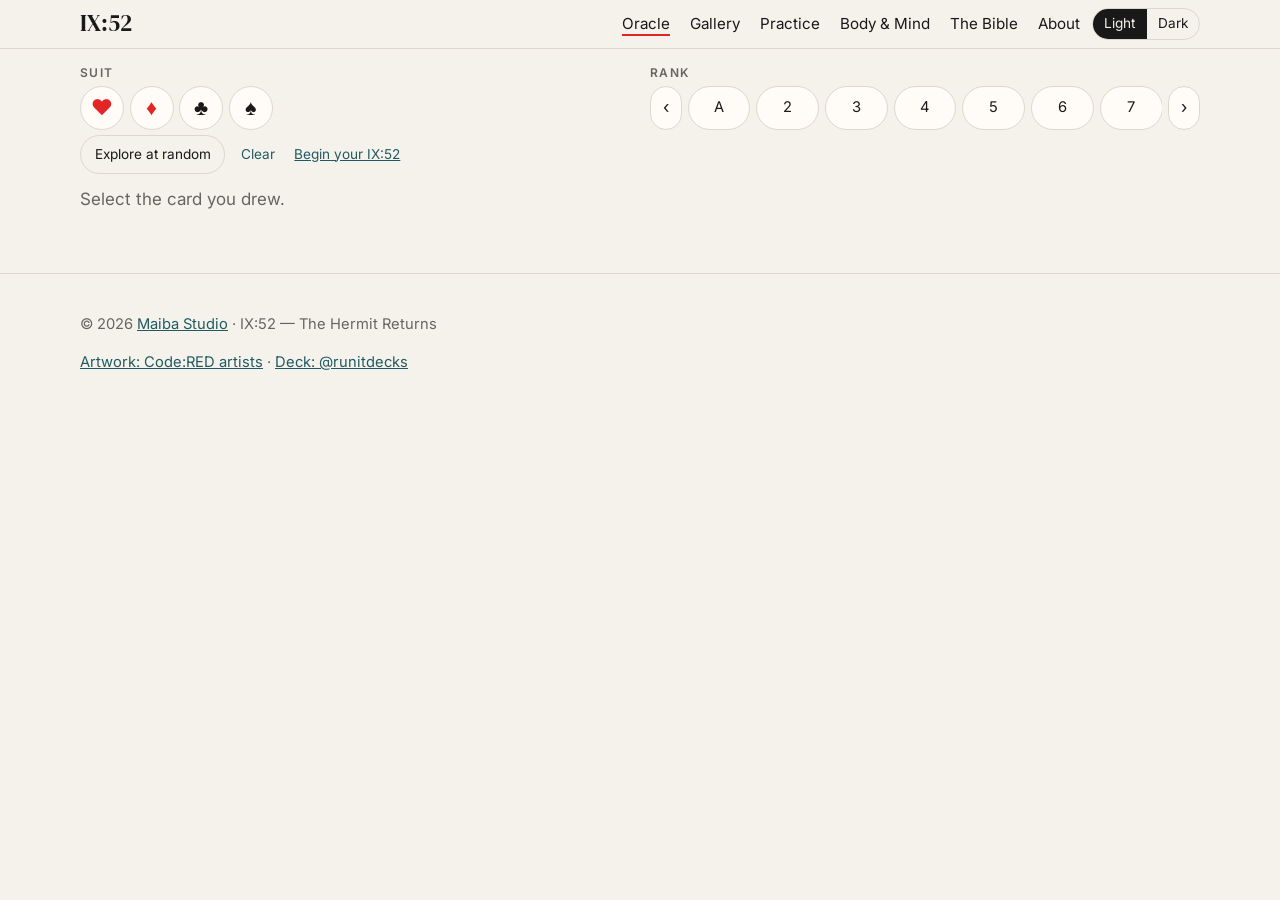
<file: index.html>
<!DOCTYPE html>
<html lang="en">
<head>
    <meta charset="UTF-8">
    <meta name="viewport" content="width=device-width, initial-scale=1.0">
    <title>IX:52 — The Hermit Returns | Maiba Studio</title>
    <meta name="description" content="Explore IX:52, a 52-day Verbesque practice of intention, sustainable motion, and creative discovery, featuring Filipino artists from RunIt Decks' Bicycle Sari-Sari Code:RED playing cards.">
    <meta property="og:title" content="IX:52 — The Hermit Returns">
    <meta property="og:description" content="A 52-day Verbesque practice of intention, sustainable motion, and creative discovery, featuring Filipino artists from RunIt Decks' Bicycle Sari-Sari Code:RED playing cards.">
    <meta property="og:type" content="website">
    <meta property="og:url" content="https://ix52.maiba.studio/">
    <meta name="theme-color" content="#F5F2EB">
    <link rel="icon" type="image/png" href="favicon.png?v=2" sizes="512x512">
    <link rel="apple-touch-icon" href="favicon.png?v=2">
    <link rel="canonical" href="https://ix52.maiba.studio/">
    <link rel="preconnect" href="https://fonts.googleapis.com">
    <link rel="preconnect" href="https://fonts.gstatic.com" crossorigin>
    <link href="https://fonts.googleapis.com/css2?family=DM+Serif+Display&family=Inter:wght@400;500;600;700&display=swap" rel="stylesheet">
    <link rel="stylesheet" href="styles.css">
</head>
<body>
    <a class="skip" href="#content">Skip to content</a>
    <div id="live" class="sr-only" aria-live="polite"></div>
    <header class="site-header">
        <div class="wrap header-inner">
            <a class="brand" href="#oracle"><strong>IX:52</strong></a>
            <nav class="nav" id="siteNav" aria-label="Primary">
                <button class="text-btn nav-close" id="navClose" type="button">Close</button>
                <a href="#oracle">Oracle</a>
                <a href="#artists">Gallery</a>
                <a href="#practice">Practice</a>
                <a href="#body">Body & Mind</a>
                <a href="#bible">The Bible</a>
                <a href="#about">About</a>
            </nav>
            <div class="header-tools">
                <div class="theme-switch" role="group" aria-label="Color mode">
                    <button type="button" id="themeLight" data-theme-choice="light" aria-pressed="true">Light</button>
                    <button type="button" id="themeDark" data-theme-choice="dark" aria-pressed="false">Dark</button>
                </div>
                <button class="nav-toggle" id="navToggle" type="button" aria-expanded="false" aria-controls="siteNav" aria-label="Menu"><span class="menu-icon" aria-hidden="true"></span></button>
            </div>
        </div>
    </header>

    <main id="content">
        <section class="view" id="view-oracle">
            <div class="wrap">
                <div class="selector">
                    <div class="selector-top">
                        <div>
                            <div class="selector-label" id="suitLabel">Suit</div>
                            <div class="choice-row" id="suitGroup" role="radiogroup" aria-labelledby="suitLabel"></div>
                        </div>
                        <div>
                            <div class="selector-label" id="rankLabel">Rank</div>
                            <div class="rank-carousel">
                                <button class="rank-nav" id="rankPrev" type="button" aria-label="Earlier ranks">‹</button>
                                <div class="rank-viewport" id="rankViewport">
                                    <div class="rank-track" id="rankGroup" role="radiogroup" aria-labelledby="rankLabel"></div>
                                </div>
                                <button class="rank-nav" id="rankNext" type="button" aria-label="Later ranks">›</button>
                            </div>
                        </div>
                    </div>
                    <div class="selector-actions">
                        <button class="ghost" id="randomBtn" type="button">Explore at random</button>
                        <button class="text-btn" id="clearBtn" type="button">Clear</button>
                        <a class="text-btn" href="#practice">Begin your IX:52</a>
                    </div>
                </div>
                <p id="welcome" class="hint">Select the card you drew.</p>
                <div id="invalid" class="panel" hidden>
                    <h2>That card link does not match the deck.</h2>
                    <p>Use a suit and a rank, for example <code>?card=hearts_7</code>.</p>
                </div>
                <div id="oracleMount"></div>
            </div>
        </section>

        <section class="view" id="view-artists" hidden>
            <div class="wrap">
                <p class="kicker">The deck</p>
                <h1>55 artists</h1>
                <p class="lede">55 artists. 54 playing cards. One collaborative deck.</p>
                <div class="filters">
                    <input id="gallerySearch" type="search" placeholder="Search artists" aria-label="Search artists">
                    <button class="ghost" id="filterToggle" type="button" aria-expanded="false" aria-controls="filterMore">Filters</button>
                    <div id="filterMore" class="filter-more">
                        <select id="gallerySuit" aria-label="Filter by suit">
                            <option value="">All suits</option>
                            <option>Hearts</option>
                            <option>Diamonds</option>
                            <option>Clubs</option>
                            <option>Spades</option>
                        </select>
                        <select id="galleryRank" aria-label="Filter by rank"></select>
                        <label class="check-line"><input id="galleryExclusive" type="checkbox"> Code:RED exclusive</label>
                    </div>
                </div>
                <div class="gallery" id="galleryGrid"></div>
                <p id="galleryEmpty" hidden>No cards match. Clear a filter or try another name.</p>
                <div id="beyond"></div>
            </div>
        </section>

        <section class="view" id="view-practice" hidden>
            <div class="wrap">
                <p class="kicker">Sense, choose, enact, restore, renew</p>
                <h1>The practice is a return, not a score.</h1>
                <p class="lede">Choose the day your 52 days begin. The deck stays open either way.</p>
                <div id="practiceMount"></div>
            </div>
        </section>

        <section class="view" id="view-body" hidden>
            <div class="wrap">
                <p class="kicker">Movement, attention, and recovery</p>
                <h1>Body & Mind</h1>
                <p class="lede">A daily practice of movement, attention, and recovery.</p>
                <div id="bodyMount"></div>
            </div>
        </section>

        <section class="view" id="view-bible" hidden>
            <div class="wrap bible-wrap" id="bibleRoot"></div>
        </section>

        <section class="view" id="view-about" hidden>
            <div class="wrap prose">
                <p class="kicker">Maiba Studio · 2026 edition</p>
                <h1>About IX:52</h1>
                <section>
                    <h2>What is IX:52?</h2>
                    <p>IX:52 is a 52-day intentional-living practice. It joins the Hermit of tarot’s ninth major arcana, a standard playing-card deck, a short personal ritual, and the Verbesque philosophy of sustainable motion. You draw a physical card, meet the artist who made that face, and choose one action that can survive contact with your actual day.</p>
                    <p>The 2026 edition uses <a href="https://www.instagram.com/runitdecks/" target="_blank" rel="noopener noreferrer">@runitdecks</a>’ Bicycle Sari-Sari Code:RED playing cards, a collaboration among Filipino artists. IX:52 writes the practice. The artists made the pictures. Those are different kinds of authorship.</p>
                </section>
                <section>
                    <h2>Why the Hermit?</h2>
                    <p>The Hermit is an image of reflection, orientation, and chosen solitude. In this edition the Hermit returns. Solitude is for seeing clearly, not for disappearing from care, collaboration, or the people who help you. You come back to the world with attention, credit, and a movement you can keep.</p>
                </section>
                <section>
                    <h2>Why 52 cards?</h2>
                    <p>A standard deck has fifty-two faces. The practice draws through them without treating a missed day as a moral failure. Hearts ask about relating, diamonds about stewardship, clubs about making, and spades about discernment. Jokers are credited, and they are not practice days.</p>
                </section>
                <section>
                    <h2>What changed in 2026?</h2>
                    <p>The 2025 practice emphasized discipline, consistency, and four verbs: Guard, Forge, Restore, and Ground. That edition remains archived. The 2026 practice asks a quieter question: can an intention become an action that does not spend the person doing it?</p>
                    <p>Progress is information. Stillness can be a responsible action. Returning matters more than an unbroken streak.</p>
                </section>
                <section>
                    <h2>The five movements of Verbesque</h2>
                    <p><strong>Sense.</strong> What is true about this moment? Look at the card and at your capacity.</p>
                    <p><strong>Choose.</strong> What movement is worth making? Take the day’s verb and one proportionate action.</p>
                    <p><strong>Enact.</strong> How will intention encounter reality? Speak an intention, then do something small enough to finish.</p>
                    <p><strong>Restore.</strong> What must remain protected? Rest is available even if the task is unfinished.</p>
                    <p><strong>Renew.</strong> What did reality teach? Close the day when you decide it is closed.</p>
                </section>
                <section>
                    <h2>How to begin each day</h2>
                    <p>Draw from the physical deck. Select that suit and rank. Look before you read. Pick a capacity: expansive, ordinary, constrained, or recovery. These words describe the day. They do not rank you. Do one action, or the smaller one, or rest. Write if you want. Close the practice when you are ready.</p>
                </section>
                <section>
                    <h2>How to recognize the artists</h2>
                    <p>Every card names its maker and links to the profile supplied for that artwork. The Code:RED cards were designed by those artists. <a href="https://www.instagram.com/runitdecks/" target="_blank" rel="noopener noreferrer">@runitdecks</a> produced the deck. Maiba Studio wrote the IX:52 interpretation and this site. IX:52 is an independent practice.</p>
                    <p>Five standard-card artworks are Code:RED exclusives: Seven of Hearts, King of Hearts, Queen of Diamonds, Queen of Clubs, and Jack of Spades. Queen of Diamonds is Nicolo Nimor. Jack of Spades is Jappy Agoncillo.</p>
                </section>
                <section>
                    <h2>Capacity</h2>
                    <p>Expansive, ordinary, constrained, and recovery describe the room you have today. A smaller action still counts. You can stop and come back.</p>
                </section>
                <section>
                    <h2>What it means to return</h2>
                    <p>An interruption does not cancel the practice. A day can be recorded, not recorded, a return, a recovery, or a completed reflection. None of those words mean you failed. The practice is complete when you decide to close it.</p>
                </section>
                <section>
                    <h2>Spellcraft, plainly</h2>
                    <p>Intention-based spellcraft, in this practice, means lining up attention, choice, resources, and action with a purpose you can name. A card is a prompt, not a command, and not a prediction. Words like intention, invocation, offering, and release always point back to an ordinary act and an ethical limit.</p>
                </section>
                <section>
                    <h2>Credits and sources</h2>
                    <p>IX:52 is published by Maiba Studio. The 2025 readings remain available in the <a href="archive.html">2025 archive</a>.</p>
                    <p>Notes stay in this browser unless you export them. Share the Day uses only the reflection you type into that box.</p>
                </section>
            </div>
        </section>
    </main>

    <footer class="site-footer">
        <div class="wrap">
            <p>© <span id="footerYear"></span> <a href="https://maiba.studio/" target="_blank" rel="noopener noreferrer">Maiba Studio</a> · IX:52 — The Hermit Returns</p>
            <p><a href="#artists">Artwork: Code:RED artists</a> · <a href="https://runitdecks.com/collections/art-designer-decks/products/bicycle-sari-sari-code-red-playing-cards" target="_blank" rel="noopener noreferrer">Deck: @runitdecks</a></p>
        </div>
    </footer>

    <dialog id="viewer">
        <button class="ghost" id="viewerClose" type="button">Close</button>
        <div id="viewerBody"></div>
    </dialog>
    <div id="toast" class="toast" hidden role="status">Copied</div>

    <script src="data/editions/2026/meta.js?v=2"></script>
    <script src="data/editions/2026/cycle.js"></script>
    <script src="data/editions/2026/artists.js"></script>
    <script src="data/editions/2026/assets.js"></script>
    <script src="data/editions/2026/oracle.js"></script>
    <script src="data/editions/2026/deck.js"></script>
    <script src="data/editions/2026/body.js"></script>
    <script src="vendor/pdf.min.js"></script>
    <script src="bible.js"></script>
    <script src="app.js"></script>
    <script>
        document.getElementById("footerYear").textContent = String(new Date().getFullYear());
    </script>
    <noscript>
        <p class="wrap">IX:52 needs JavaScript to select cards. The reading texts are in this page’s scripts and are not sent to an account.</p>
    </noscript>
</body>
</html>
</file>
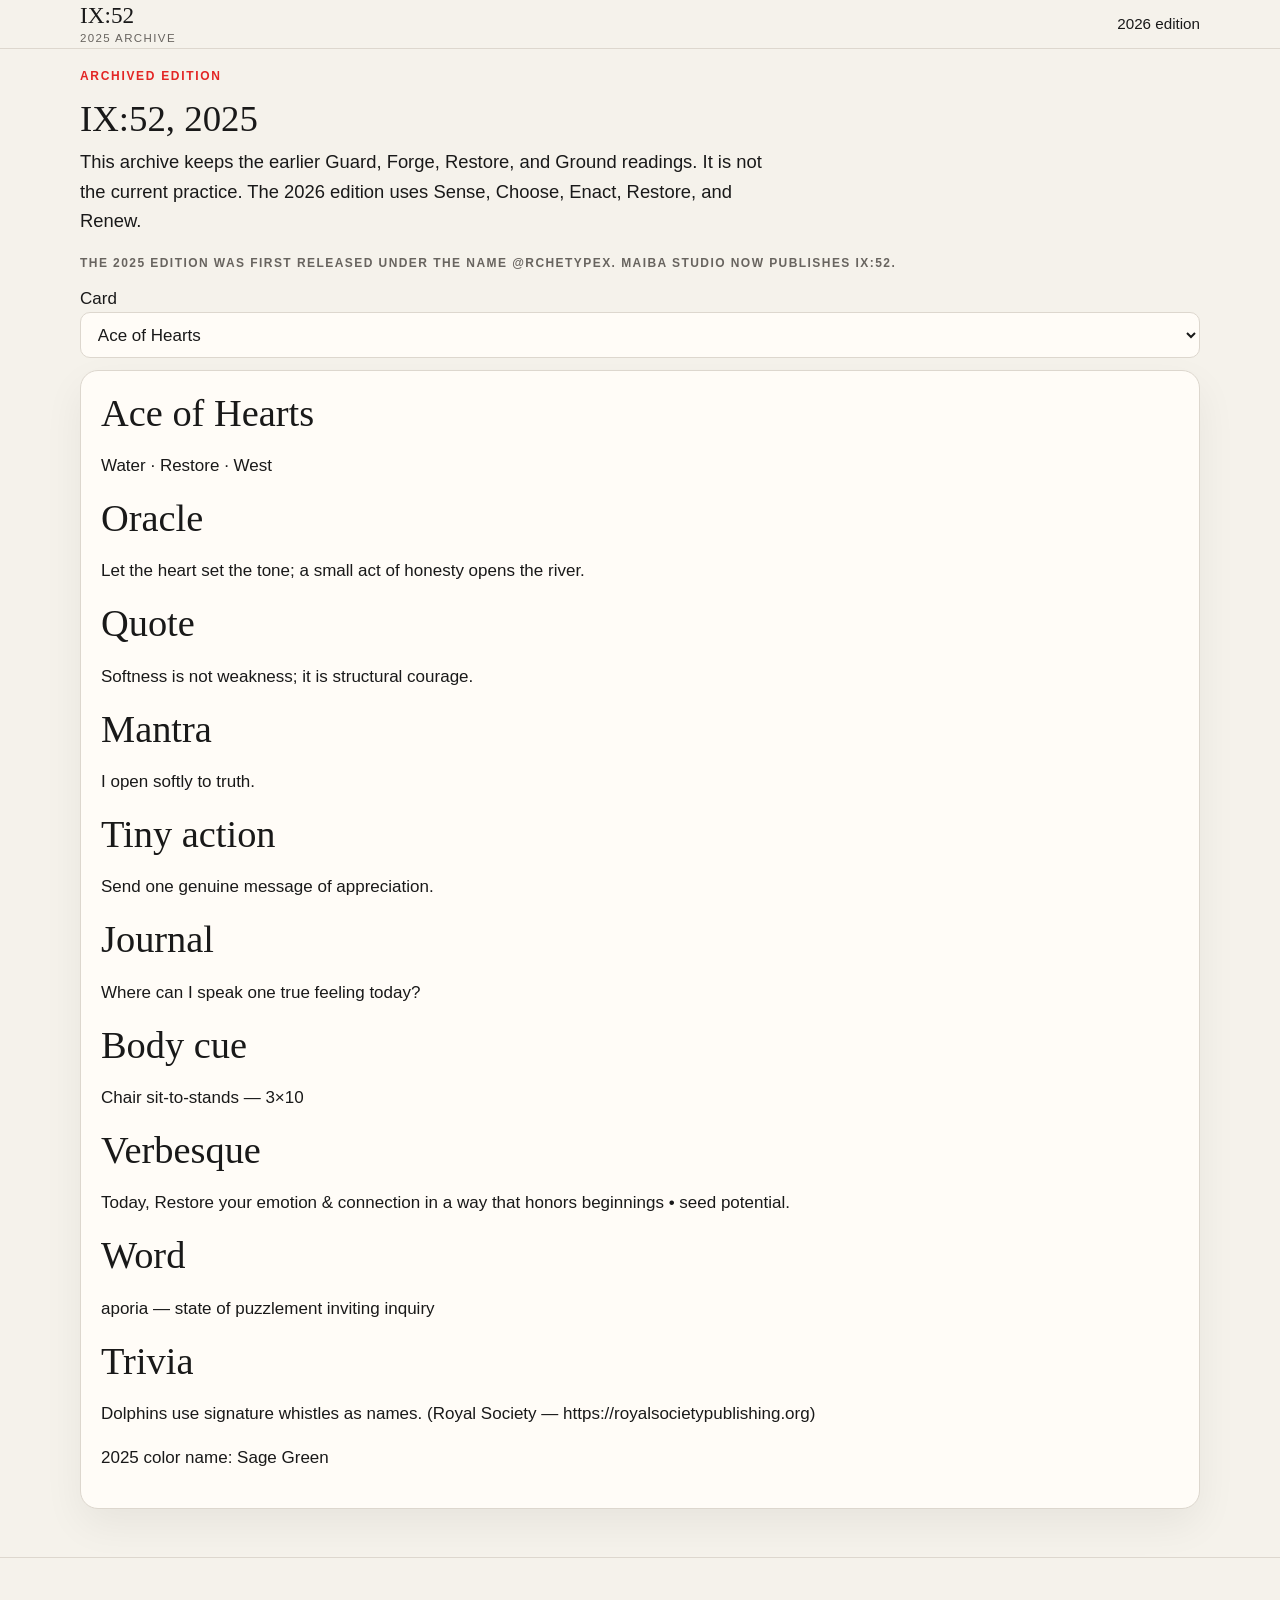
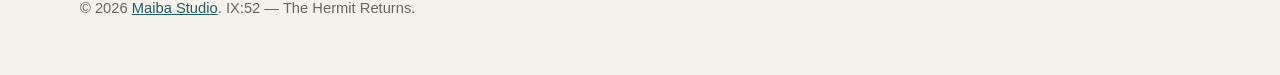
<file: archive.html>
<!DOCTYPE html>
<html lang="en">
<head>
    <meta charset="UTF-8">
    <meta name="viewport" content="width=device-width, initial-scale=1.0">
    <title>IX:52 2025 archive | Maiba Studio</title>
    <meta name="description" content="Archived 2025 IX:52 readings. The current practice is the 2026 edition.">
    <link rel="icon" type="image/png" href="favicon.png?v=2" sizes="512x512">
    <link rel="stylesheet" href="styles.css">
</head>
<body>
    <header class="site-header">
        <div class="wrap header-inner">
            <a class="brand" href="index.html">
                <strong>IX:52</strong>
                <span>2025 archive</span>
            </a>
            <nav class="nav" aria-label="Archive">
                <a href="index.html">2026 edition</a>
            </nav>
        </div>
    </header>
    <main class="view">
        <div class="wrap">
            <p class="kicker">Archived edition</p>
            <h1>IX:52, 2025</h1>
            <p class="lede">This archive keeps the earlier Guard, Forge, Restore, and Ground readings. It is not the current practice. The 2026 edition uses Sense, Choose, Enact, Restore, and Renew.</p>
            <p class="fine">The 2025 edition was first released under the name @rchetypex. Maiba Studio now publishes IX:52.</p>
            <div class="selector">
                <label for="archiveSelect">Card</label>
                <select id="archiveSelect"></select>
            </div>
            <article id="archiveCard" class="panel" hidden></article>
        </div>
    </main>
    <footer class="site-footer">
        <div class="wrap">
            <p>© <span id="footerYear"></span> <a href="https://maiba.studio/" target="_blank" rel="noopener noreferrer">Maiba Studio</a>. IX:52 — The Hermit Returns.</p>
        </div>
    </footer>
    <script src="data.js"></script>
    <script src="archive.js"></script>
    <script>
        document.getElementById("footerYear").textContent = new Intl.DateTimeFormat("en-US", {
            timeZone: "Asia/Manila",
            year: "numeric"
        }).format(new Date());
    </script>
</body>
</html>
</file>
<file: styles.css>
:root {
    --background: #f5f2eb;
    --surface: #fffcf7;
    --ink: #191919;
    --muted: #68645f;
    --border: #ddd7ce;
    --code-red: #e32625;
    --electric-yellow: #ffd721;
    --hot-pink: #f14a91;
    --violet: #8246c8;
    --verbish-teal: #205b63;
    --focus: #205b63;
    --shadow: 0 16px 40px rgba(25, 25, 25, 0.06);
    --serif: "DM Serif Display", "Iowan Old Style", Palatino, Georgia, serif;
    --sans: Inter, Manrope, "Segoe UI", sans-serif;
    --measure: 68ch;
}

* { box-sizing: border-box; }

html { scroll-behavior: smooth; }

body {
    margin: 0;
    background: var(--background);
    color: var(--ink);
    font-family: var(--sans);
    font-size: 17px;
    line-height: 1.6;
    color-scheme: light;
}

body[data-theme="dark"] {
    --background: #121110;
    --surface: #1c1a17;
    --ink: #f4f0e8;
    --muted: #b7b0a6;
    --border: #3c3833;
    --focus: #9fd4d6;
    --shadow: 0 16px 40px rgba(0, 0, 0, 0.35);
    color-scheme: dark;
}

img { max-width: 100%; height: auto; }

a { color: var(--verbish-teal); }

a:hover { color: var(--ink); }

button, input, select { font: inherit; color: inherit; }

button { cursor: pointer; }

:focus-visible {
    outline: 2px solid var(--focus);
    outline-offset: 3px;
}

.skip {
    position: absolute;
    left: 1rem;
    top: -4rem;
    background: var(--ink);
    color: white;
    padding: 0.5rem 0.8rem;
    z-index: 20;
}

.skip:focus { top: 0.5rem; }

.sr-only {
    position: absolute;
    width: 1px;
    height: 1px;
    padding: 0;
    margin: -1px;
    overflow: hidden;
    clip: rect(0, 0, 0, 0);
    white-space: nowrap;
    border: 0;
}

.wrap {
    width: min(1120px, calc(100% - 2rem));
    margin: 0 auto;
}

.site-header {
    position: sticky;
    top: 0;
    z-index: 10;
    background: color-mix(in srgb, var(--background) 94%, transparent);
    border-bottom: 1px solid var(--border);
    backdrop-filter: blur(8px);
}

.site-header { position: sticky; }

.header-inner {
    display: flex;
    align-items: center;
    gap: 0.75rem;
    min-height: 3rem;
}

.header-tools {
    display: flex;
    align-items: center;
    gap: 0.35rem;
}

.theme-switch {
    display: inline-flex;
    border: 1px solid var(--border);
    border-radius: 999px;
    overflow: hidden;
    flex: none;
}

.theme-switch button {
    border: 0;
    background: transparent;
    padding: 0.28rem 0.7rem;
    font-size: 0.85rem;
}

.theme-switch button[aria-pressed="true"] {
    background: var(--ink);
    color: var(--background);
}

.brand {
    display: flex;
    flex-direction: column;
    text-decoration: none;
    color: var(--ink);
    line-height: 1.1;
}

.brand strong {
    font-family: var(--serif);
    font-size: 1.45rem;
    font-weight: 400;
}

.brand span {
    margin-top: 0.2rem;
    color: var(--muted);
    font-size: 0.72rem;
    letter-spacing: 0.12em;
    text-transform: uppercase;
}

.nav {
    display: flex;
    align-items: center;
    gap: 1.25rem;
    margin-left: auto;
}

.nav-close { display: none; }

.menu-icon,
.menu-icon::before,
.menu-icon::after {
    display: block;
    width: 16px;
    height: 2px;
    background: currentColor;
    position: relative;
}

.menu-icon::before,
.menu-icon::after {
    content: "";
    position: absolute;
    left: 0;
}

.menu-icon::before { top: -5px; }
.menu-icon::after { top: 5px; }

.nav a {
    color: var(--ink);
    text-decoration: none;
    font-size: 0.95rem;
}

.nav a[aria-current="page"] {
    box-shadow: inset 0 -2px 0 var(--code-red);
}

.nav-toggle {
    display: none;
    align-items: center;
    justify-content: center;
    width: 44px;
    height: 44px;
    border-radius: 999px;
    border: 1px solid var(--border);
    background: transparent;
}

.ghost, .solid, .text-btn {
    border-radius: 999px;
    border: 1px solid var(--border);
    background: transparent;
    padding: 0.45rem 0.85rem;
    font-size: 0.85rem;
}

.solid {
    background: var(--code-red);
    border-color: var(--code-red);
    color: white;
}

.ghost:hover, .text-btn:hover { border-color: var(--ink); }

.solid:hover { background: #c81f1e; }

.text-btn { border: 0; padding-inline: 0.2rem; color: var(--verbish-teal); }

.view { padding: 1.1rem 0 3rem; }

#view-oracle { padding-top: 0.85rem; }

.kicker {
    margin: 0 0 0.75rem;
    color: var(--code-red);
    font-size: 0.75rem;
    font-weight: 600;
    letter-spacing: 0.14em;
    text-transform: uppercase;
}

h1, h2, h3, .verb {
    font-family: var(--serif);
    font-weight: 400;
    line-height: 1.15;
}

h1 { font-size: clamp(1.7rem, 3vw, 2.3rem); margin: 0 0 0.45rem; max-width: 18ch; }

h2 { font-size: clamp(1.7rem, 3vw, 2.4rem); margin: 0 0 0.75rem; }

h3 { font-size: 1.45rem; margin: 0 0 0.4rem; }

.lede, .prose p { max-width: var(--measure); }

.lede { font-size: 1.15rem; margin-top: 0; }

.selector { margin: 0 0 0.75rem; }

.selector-top {
    display: flex;
    flex-wrap: wrap;
    gap: 0.35rem 1.25rem;
    align-items: flex-end;
}

.selector-top > * { min-width: 0; max-width: 100%; flex: 1 1 16rem; }

.hint {
    margin: 0 0 0.8rem;
    color: var(--muted);
}

.selector-note {
    margin: 0;
    color: var(--muted);
    font-size: 0.9rem;
}

.selector-label, .meta, .fine {
    color: var(--muted);
    font-size: 0.75rem;
    font-weight: 600;
    letter-spacing: 0.12em;
    text-transform: uppercase;
}

.choice-row { display: flex; flex-wrap: wrap; gap: 0.35rem; margin: 0.25rem 0 0.35rem; max-width: 100%; }

#suitGroup { flex-wrap: nowrap; }

#suitGroup .choice {
    width: 2.75rem;
    min-width: 2.75rem;
    height: 2.75rem;
    min-height: 44px;
    padding: 0;
    font-size: 1.35rem;
    line-height: 1;
    display: grid;
    place-items: center;
}

#suitGroup .choice[data-suit="Hearts"],
#suitGroup .choice[data-suit="Diamonds"] { color: var(--code-red); }

.rank-carousel {
    display: flex;
    align-items: center;
    gap: 0.35rem;
    margin: 0.25rem 0 0.35rem;
    max-width: 100%;
}

.rank-nav {
    flex: 0 0 2rem;
    width: 2rem;
    height: 2.75rem;
    border: 1px solid var(--border);
    border-radius: 999px;
    background: var(--surface);
    padding: 0;
    line-height: 1;
}

.rank-viewport {
    flex: 1;
    min-width: 0;
    overflow: hidden;
    touch-action: pan-y;
}

.rank-track {
    display: flex;
    flex-wrap: nowrap;
    gap: 6px;
    margin: 0;
}

.rank-track .choice {
    min-width: 0;
    min-height: 44px;
    padding: 0.2rem 0.1rem;
}

.read-col { min-width: 0; }

.choice {
    border: 1px solid var(--border);
    background: var(--surface);
    border-radius: 999px;
    padding: 0.28rem 0.65rem;
    min-width: 2.2rem;
    font-size: 0.92rem;
}

.choice[aria-checked="true"], .choice[aria-pressed="true"], .choice.is-on {
    background: var(--ink);
    color: var(--background);
    border-color: var(--ink);
}

.selector-actions { display: flex; flex-wrap: wrap; gap: 0.8rem; align-items: center; }

.panel {
    background: var(--surface);
    border: 1px solid var(--border);
    border-radius: 18px;
    padding: 1.25rem;
    box-shadow: var(--shadow);
}

.oracle-layout {
    display: grid;
    grid-template-columns: minmax(0, 42%) minmax(0, 1fr);
    gap: 1.25rem 1.5rem;
    align-items: start;
}

.card-title { grid-column: 1 / -1; margin: 0; font-size: clamp(1.75rem, 3vw, 2.125rem); }

.art-col { min-width: 0; }

.art-frame {
    width: min(100%, 420px);
    margin: 0 auto;
    aspect-ratio: 5 / 7;
    max-height: 68vh;
    display: flex;
    align-items: center;
    justify-content: center;
    background: color-mix(in srgb, var(--ink) 5%, var(--surface));
    border-radius: 12px;
    overflow: hidden;
}

.art-frame .art-image {
    width: 100%;
    height: 100%;
    max-width: none;
    aspect-ratio: auto;
    object-fit: contain;
    border: 0;
    box-shadow: none;
    background: transparent;
    border-radius: 0;
}

.oracle-layout > * { min-width: 0; }

.plate, .art-image {
    width: 100%;
    max-width: 100%;
    aspect-ratio: 5 / 7;
    background: var(--surface);
    border: 1px solid var(--border);
    border-radius: 12px;
    box-shadow: var(--shadow);
}

.plate {
    display: flex;
    flex-direction: column;
    justify-content: space-between;
    padding: 1.1rem 1.15rem 1rem;
    text-align: left;
}

.plate-button {
    display: block;
    width: 100%;
    max-width: 100%;
    padding: 0;
    border: 0;
    background: transparent;
    text-align: left;
}

.plate-rank {
    font-family: var(--serif);
    font-size: clamp(2.6rem, 5vw, 4.2rem);
    line-height: 0.9;
}

.plate-suit { margin: 0.35rem 0 0; font-size: 1rem; }

.withheld { color: var(--muted); font-size: 0.92rem; max-width: 28ch; }

.art-image { object-fit: contain; background: #f7f4ee; display: block; }

.credit { margin-top: 1rem; }

.artist-name {
    font-family: var(--serif);
    font-size: clamp(1.7rem, 3vw, 2.3rem);
    margin: 0.15rem 0 0.35rem;
}

.exclusive {
    display: inline-block;
    margin-top: 0.6rem;
    color: var(--code-red);
    font-size: 0.72rem;
    font-weight: 700;
    letter-spacing: 0.14em;
}

.verb {
    font-size: clamp(2.4rem, 6vw, 4rem);
    letter-spacing: 0.04em;
    text-transform: uppercase;
    margin: 0.2rem 0 0.6rem;
}

.steps {
    display: grid;
    grid-template-columns: repeat(5, minmax(0, 1fr));
    gap: 0.35rem;
    margin: 0.8rem 0 1rem;
    max-width: 100%;
}

.step { min-height: 44px; min-width: 0; padding: 0.35rem 0.15rem; font-size: clamp(0.68rem, 1.5vw, 0.85rem); }

.step {
    border: 1px solid var(--border);
    background: transparent;
    border-radius: 999px;
    padding: 0.35rem 0.1rem;
    white-space: nowrap;
}

.step[aria-selected="true"] {
    background: var(--verbish-teal);
    color: white;
    border-color: var(--verbish-teal);
}

.prompt { font-family: var(--serif); font-size: 1.55rem; margin: 0 0 0.8rem; }

.swatch-row { display: flex; align-items: center; gap: 0.55rem; margin: 0.8rem 0; }

.swatch {
    width: 1.15rem;
    height: 1.15rem;
    border-radius: 4px;
    border: 1px solid rgba(25, 25, 25, 0.25);
    display: inline-block;
}

.note, .callout, pre {
    background: color-mix(in srgb, var(--ink) 6%, var(--surface));
    border-radius: 12px;
    padding: 0.9rem 1rem;
    margin: 0.8rem 0;
    white-space: pre-wrap;
    overflow-wrap: anywhere;
    max-width: 100%;
}

.callout strong { display: block; margin-bottom: 0.2rem; }

.actions { display: flex; flex-wrap: wrap; gap: 0.5rem; margin-top: 0.7rem; }

textarea, input[type="search"], select {
    width: 100%;
    border: 1px solid var(--border);
    background: var(--surface);
    color: var(--ink);
    border-radius: 10px;
    padding: 0.7rem 0.8rem;
}

textarea { min-height: 8rem; resize: vertical; }

.filters {
    display: grid;
    grid-template-columns: 1fr auto;
    gap: 0.6rem;
    margin: 1rem 0 1.2rem;
    align-items: center;
}

.filter-more {
    display: none;
    grid-column: 1 / -1;
    grid-template-columns: 1fr 1fr;
    gap: 0.6rem;
}

.filter-more.is-open { display: grid; }

.check-line {
    display: flex;
    align-items: center;
    gap: 0.45rem;
    min-height: 44px;
}

.gallery {
    display: grid;
    grid-template-columns: repeat(4, minmax(0, 1fr));
    gap: 0.9rem;
}

.tile {
    display: flex;
    flex-direction: column;
    gap: 0.35rem;
    min-width: 0;
    text-align: left;
    border: 0;
    background: transparent;
    padding: 0;
}

.tile .plate { aspect-ratio: 5 / 7; padding: 0.75rem; box-shadow: none; }

.tile .plate-rank { font-size: 1.7rem; }

.tile-caption { font-size: 0.92rem; }

.calendar {
    display: grid;
    grid-template-columns: repeat(7, minmax(0, 1fr));
    gap: 0.35rem;
}

.day {
    border: 1px solid var(--border);
    background: var(--surface);
    border-radius: 8px;
    min-height: 44px;
    padding: 0;
    text-align: center;
    color: var(--ink);
}

.day strong { font-size: 0.85rem; font-family: var(--sans); }

.day.is-recorded { background: var(--ink); color: var(--background); }

.day.is-today { box-shadow: inset 0 0 0 2px var(--verbish-teal); }

.day.is-upcoming { color: var(--muted); }

.progress { font-size: 1.05rem; }

.day span, .history li span { color: var(--muted); font-size: 0.82rem; }

.history { padding-left: 1.1rem; }

.history li { margin: 0.35rem 0; }

.prose section { margin: 2rem 0; }

.prose h2 { font-size: clamp(1.5rem, 2vw, 2rem); }

.site-footer {
    border-top: 1px solid var(--border);
    padding: 1.5rem 0 2.5rem;
    color: var(--muted);
    font-size: 0.92rem;
}

.site-footer p { max-width: 70ch; }

dialog {
    border: 0;
    border-radius: 16px;
    padding: 1rem;
    width: min(720px, calc(100% - 1.5rem));
    max-height: calc(100% - 1.5rem);
    background: var(--background);
    color: var(--ink);
}

dialog .art-frame { width: min(100%, 460px); max-height: 78vh; }

dialog::backdrop { background: rgba(25, 25, 25, 0.45); }

.toast {
    position: fixed;
    bottom: 1rem;
    right: 1rem;
    background: var(--ink);
    color: white;
    padding: 0.6rem 0.8rem;
    border-radius: 999px;
}

.warning { border-left: 3px solid var(--code-red); padding-left: 0.8rem; }

@media (min-width: 721px) {
    #filterToggle { display: none; }
    .filter-more { display: grid; grid-template-columns: 1fr 1fr auto; }
    .filters { grid-template-columns: 1.4fr; }
}

@media (max-width: 860px) {
    .gallery { grid-template-columns: 1fr 1fr; }
}

.body-grid { display: grid; grid-template-columns: 1fr; gap: 0.8rem; }
.body-head h2 { margin-bottom: 0.2rem; }
.body-clock { font-variant-numeric: tabular-nums; font-size: 1.6rem; margin: 0.2rem 0 0.6rem; }
.body-timer .actions, .bible-nav, .bible-tools, .bible-zoom { display: flex; flex-wrap: wrap; gap: 0.45rem; align-items: center; }
.bible-wrap { width: min(1120px, calc(100% - 1rem)); }
.bible-bar, .bible-nav { display: flex; justify-content: space-between; gap: 0.75rem; align-items: flex-end; flex-wrap: wrap; }
.bible-name { margin: 0; font-family: var(--serif); font-size: 1.35rem; }
.bible-stage { margin: 0.8rem 0; min-height: 40vh; outline: none; }
.bible-spread { display: flex; justify-content: center; gap: 0.8rem; transition: transform 180ms ease, opacity 180ms ease; }
.bible-stage.is-turning-next .bible-spread { transform: translateX(-18px); opacity: 0.55; }
.bible-stage.is-turning-prev .bible-spread { transform: translateX(18px); opacity: 0.55; }
.bible-sheet { width: min(100%, 760px); margin: 0 auto 1rem; }
.bible-spread.is-pair .bible-sheet { width: min(50%, 520px); margin: 0; }
.bible-frame { position: relative; background: #fff; box-shadow: var(--shadow); }
.bible-frame canvas { display: block; width: 100%; height: auto; }
.bible-stage { background: color-mix(in srgb, var(--ink) 4%, var(--background)); padding: 0.8rem 0; }
.textLayer { position: absolute; inset: 0; overflow: hidden; line-height: 1; opacity: 1; }
.textLayer span { color: transparent; position: absolute; white-space: pre; transform-origin: 0 0; }
.textLayer ::selection { background: rgba(227, 38, 37, 0.28); }
.bible-links { position: absolute; inset: 0; }
.bible-links a { position: absolute; }
.bible-indicator { margin: 0; min-width: 8rem; text-align: center; }
.bible-nav input { width: 4.5rem; border: 1px solid var(--border); background: var(--surface); border-radius: 999px; padding: 0.35rem 0.6rem; }
.bible-progress { height: 3px; background: var(--border); margin-top: 0.6rem; }
.bible-progress::before { content: ""; display: block; height: 100%; width: var(--progress, 0%); background: var(--code-red); }
.bible-toc-list { display: flex; flex-direction: column; align-items: flex-start; max-height: 50vh; overflow: auto; }
.bible-toc-item { text-align: left; }
.bible-scroll { width: 100%; }
button:disabled { opacity: 0.45; }

@media (min-width: 860px) {
    .body-grid { grid-template-columns: 1fr 1fr; }
}

@media (max-width: 1040px) {
    .header-tools { margin-left: auto; }
    .nav-toggle { display: inline-flex; }
    .nav {
        display: none;
        position: absolute;
        left: 0;
        right: 0;
        top: 100%;
        margin-left: 0;
        flex-direction: column;
        align-items: flex-start;
        gap: 0.15rem;
        padding: 0.75rem 1rem 1rem;
        background: var(--background);
        border-bottom: 1px solid var(--border);
        z-index: 20;
    }
    .nav.is-open { display: flex; }
    .nav-close { display: inline-flex; min-height: 44px; }
    .nav a { padding: 0.55rem 0; min-height: 44px; }
}

@media (max-width: 720px) {
    .header-tools { margin-left: auto; }
    .nav-toggle { display: inline-flex; }
    .nav {
        display: none;
        position: absolute;
        left: 0;
        right: 0;
        top: 100%;
        margin-left: 0;
        flex-direction: column;
        align-items: flex-start;
        gap: 0.15rem;
        padding: 0.75rem 1rem 1rem;
        background: var(--background);
        border-bottom: 1px solid var(--border);
    }
    .nav.is-open { display: flex; }
    .nav-close { display: inline-flex; min-height: 44px; }
    .nav a { padding: 0.55rem 0; min-height: 44px; }
    .oracle-layout { grid-template-columns: 1fr; }
    .card-title { font-size: 1.85rem; }
    .gallery { grid-template-columns: 1fr 1fr; }
    .header-inner { min-height: 3.25rem; }
    h1 { font-size: 1.75rem; max-width: none; }
    body { font-size: 16px; }
    #suitGroup .choice { min-height: 44px; }
}

@media (prefers-reduced-motion: reduce) {
    html { scroll-behavior: auto; }
    *, *::before, *::after {
        animation: none !important;
        transition: none !important;
    }
}
</file>
